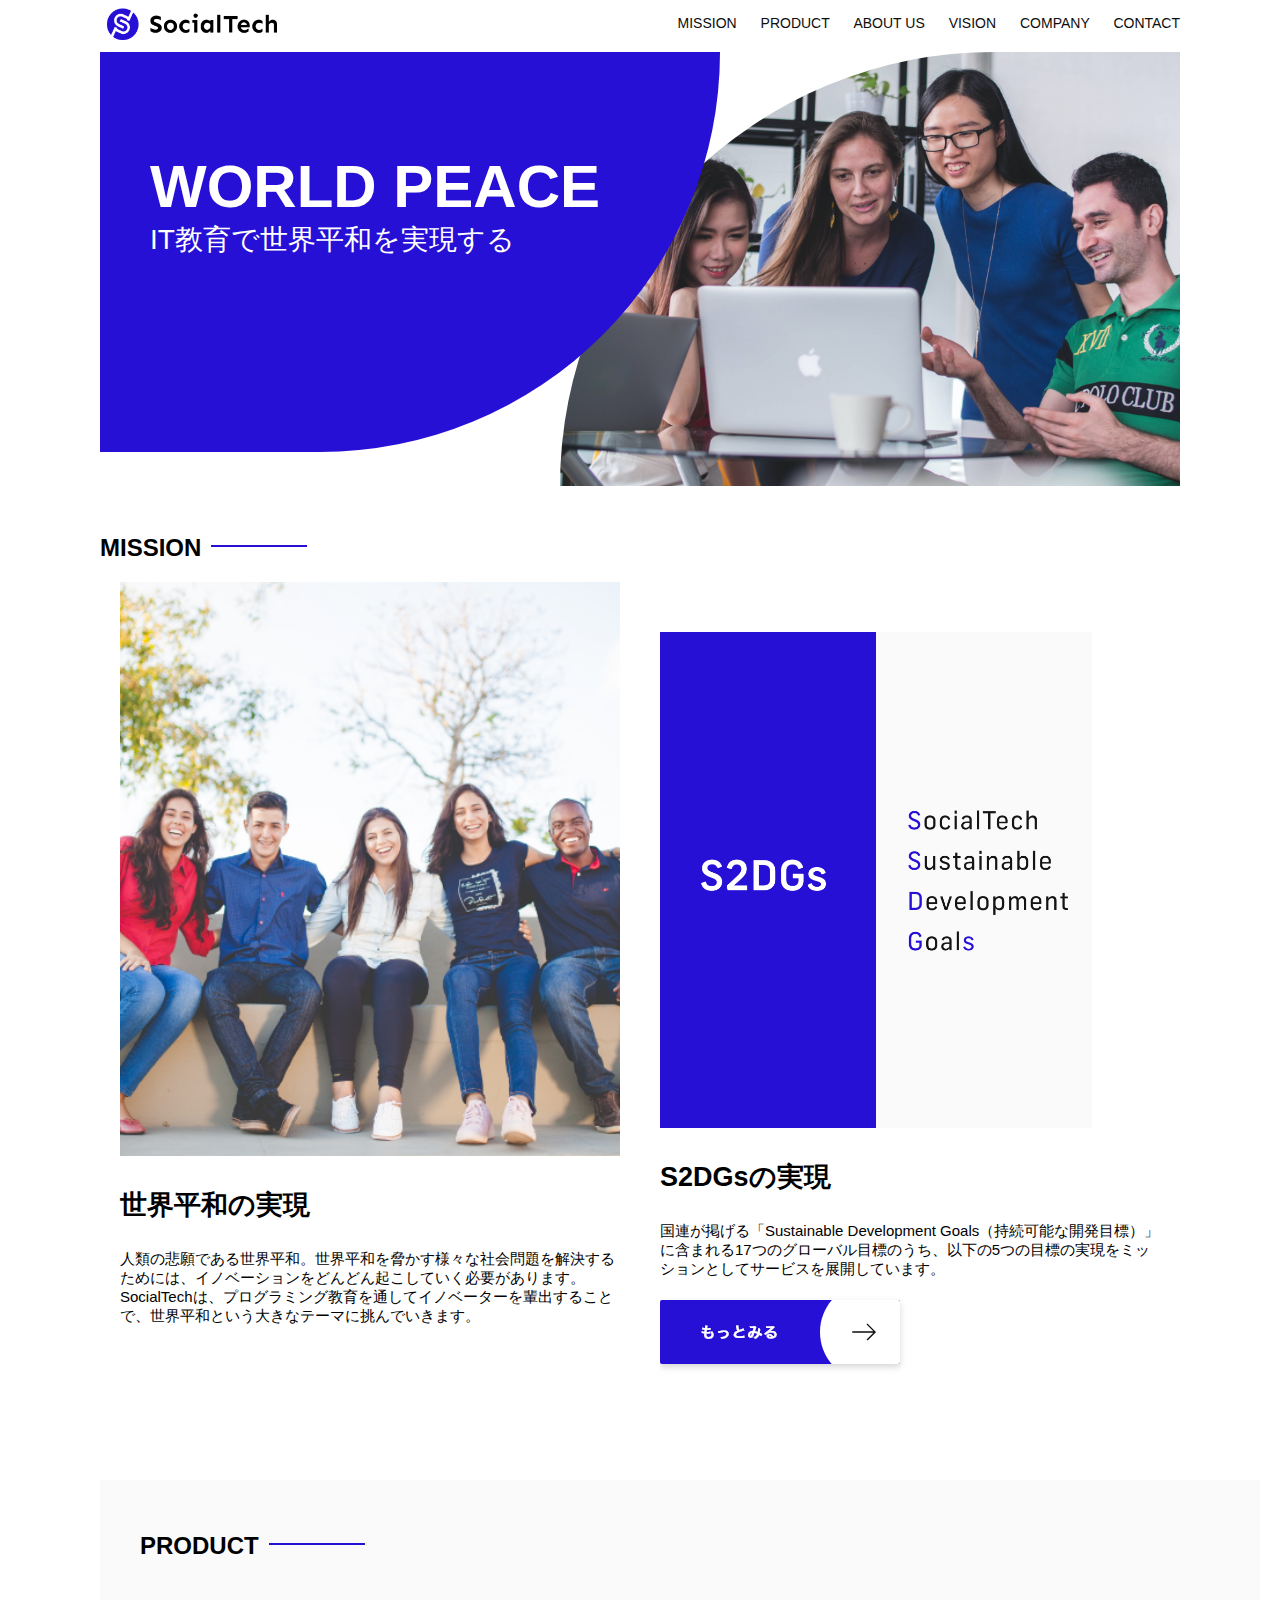
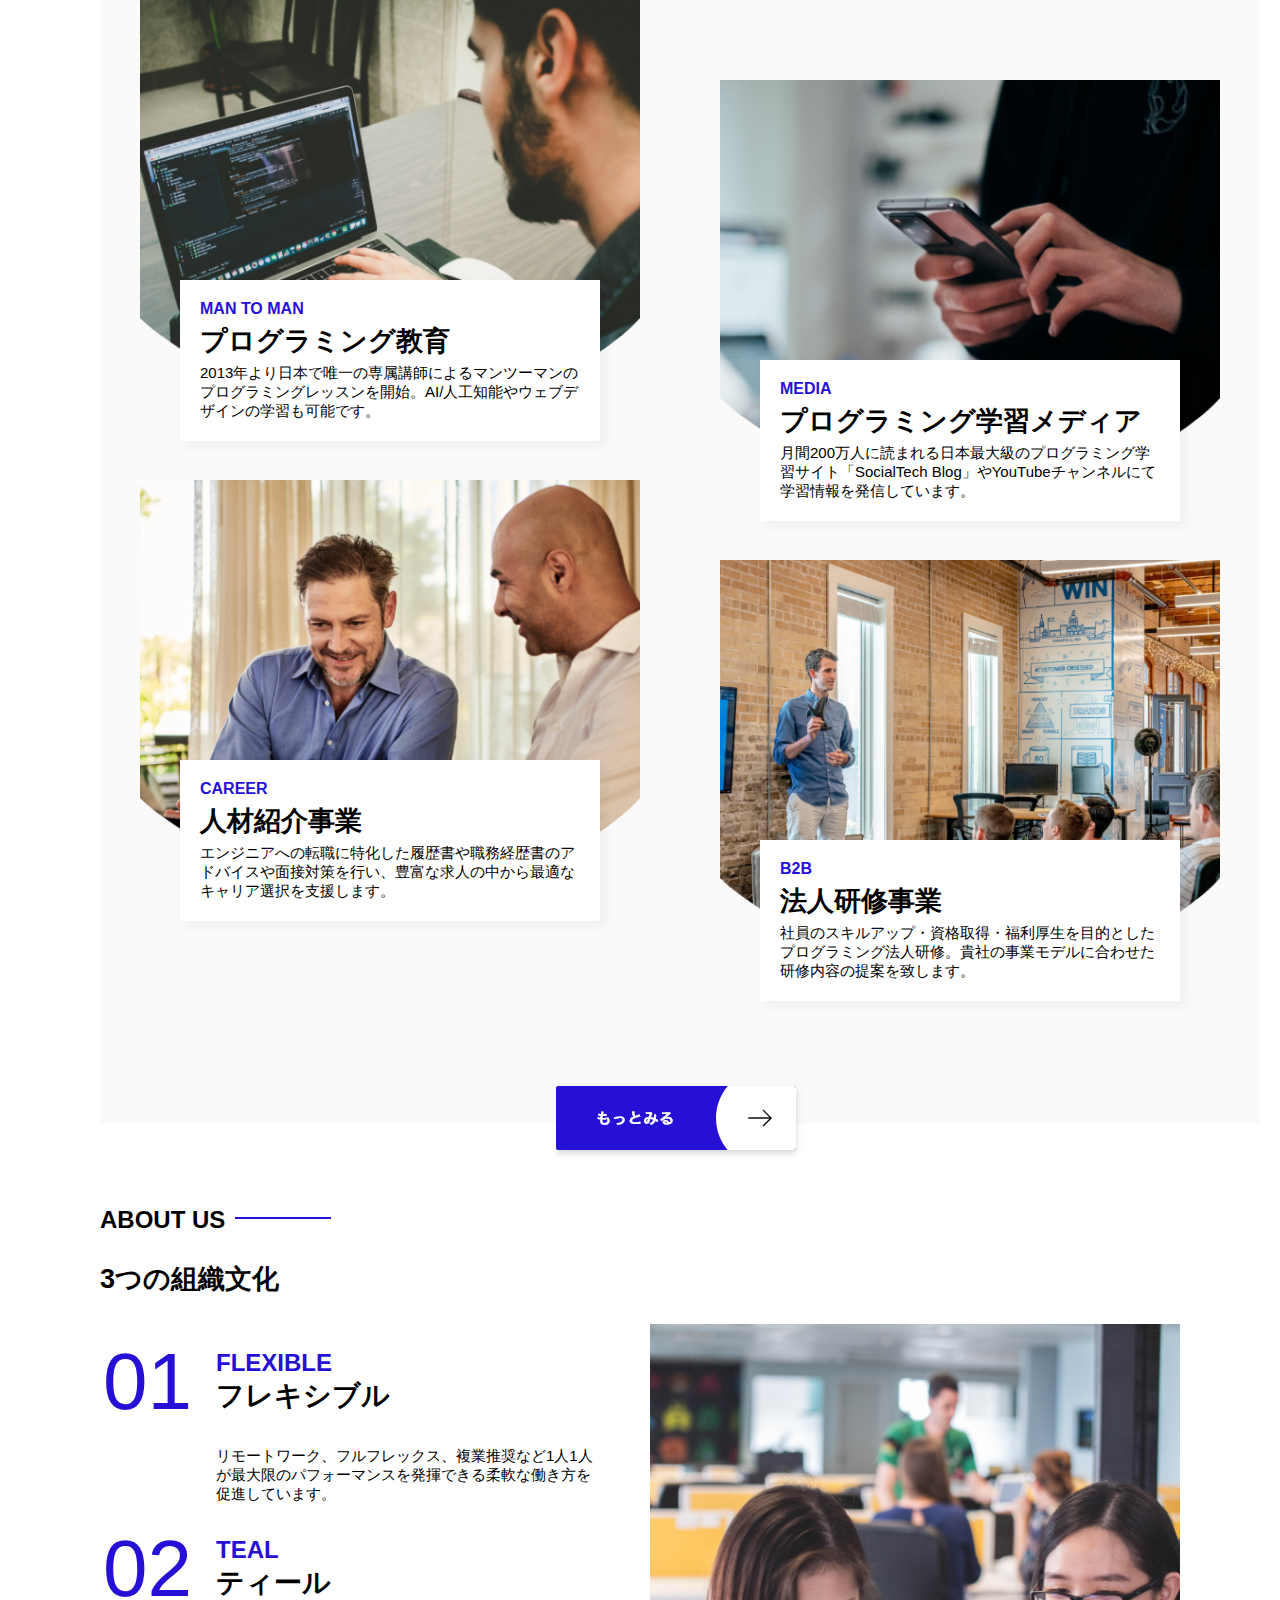
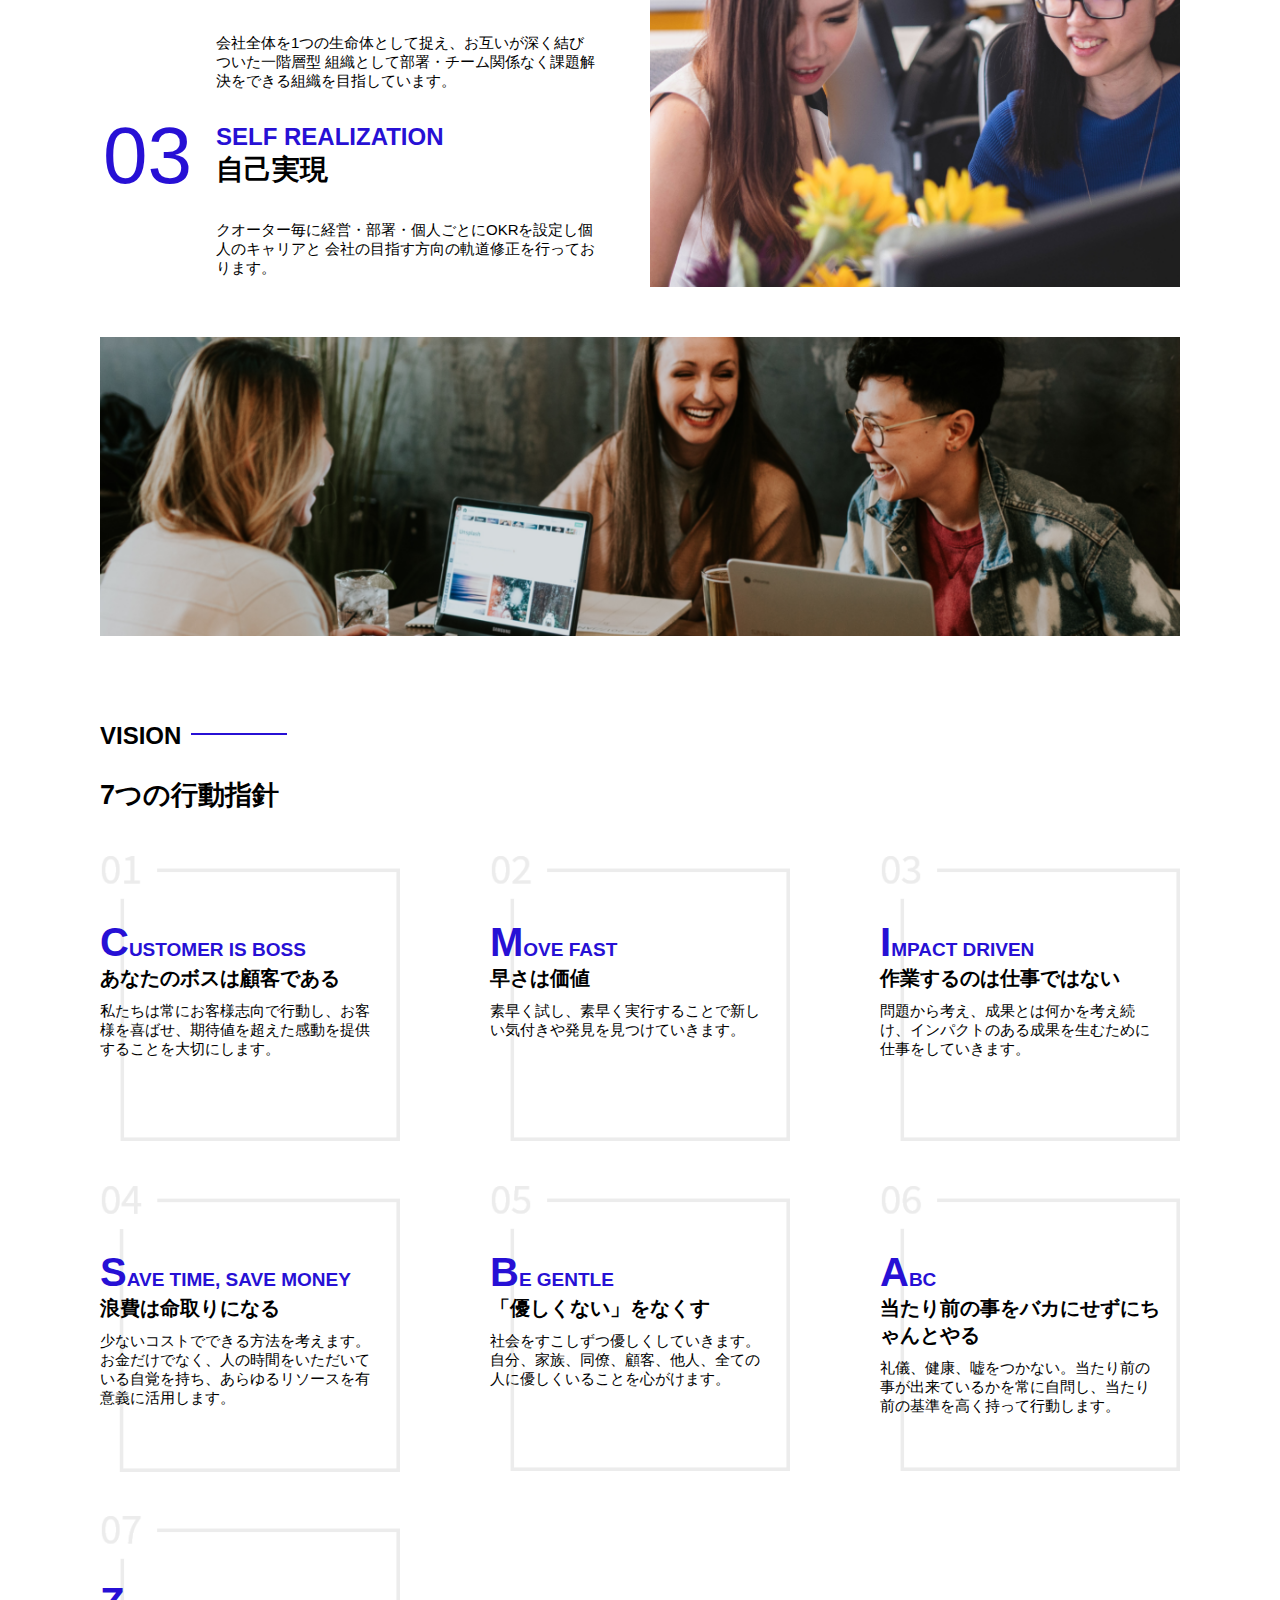
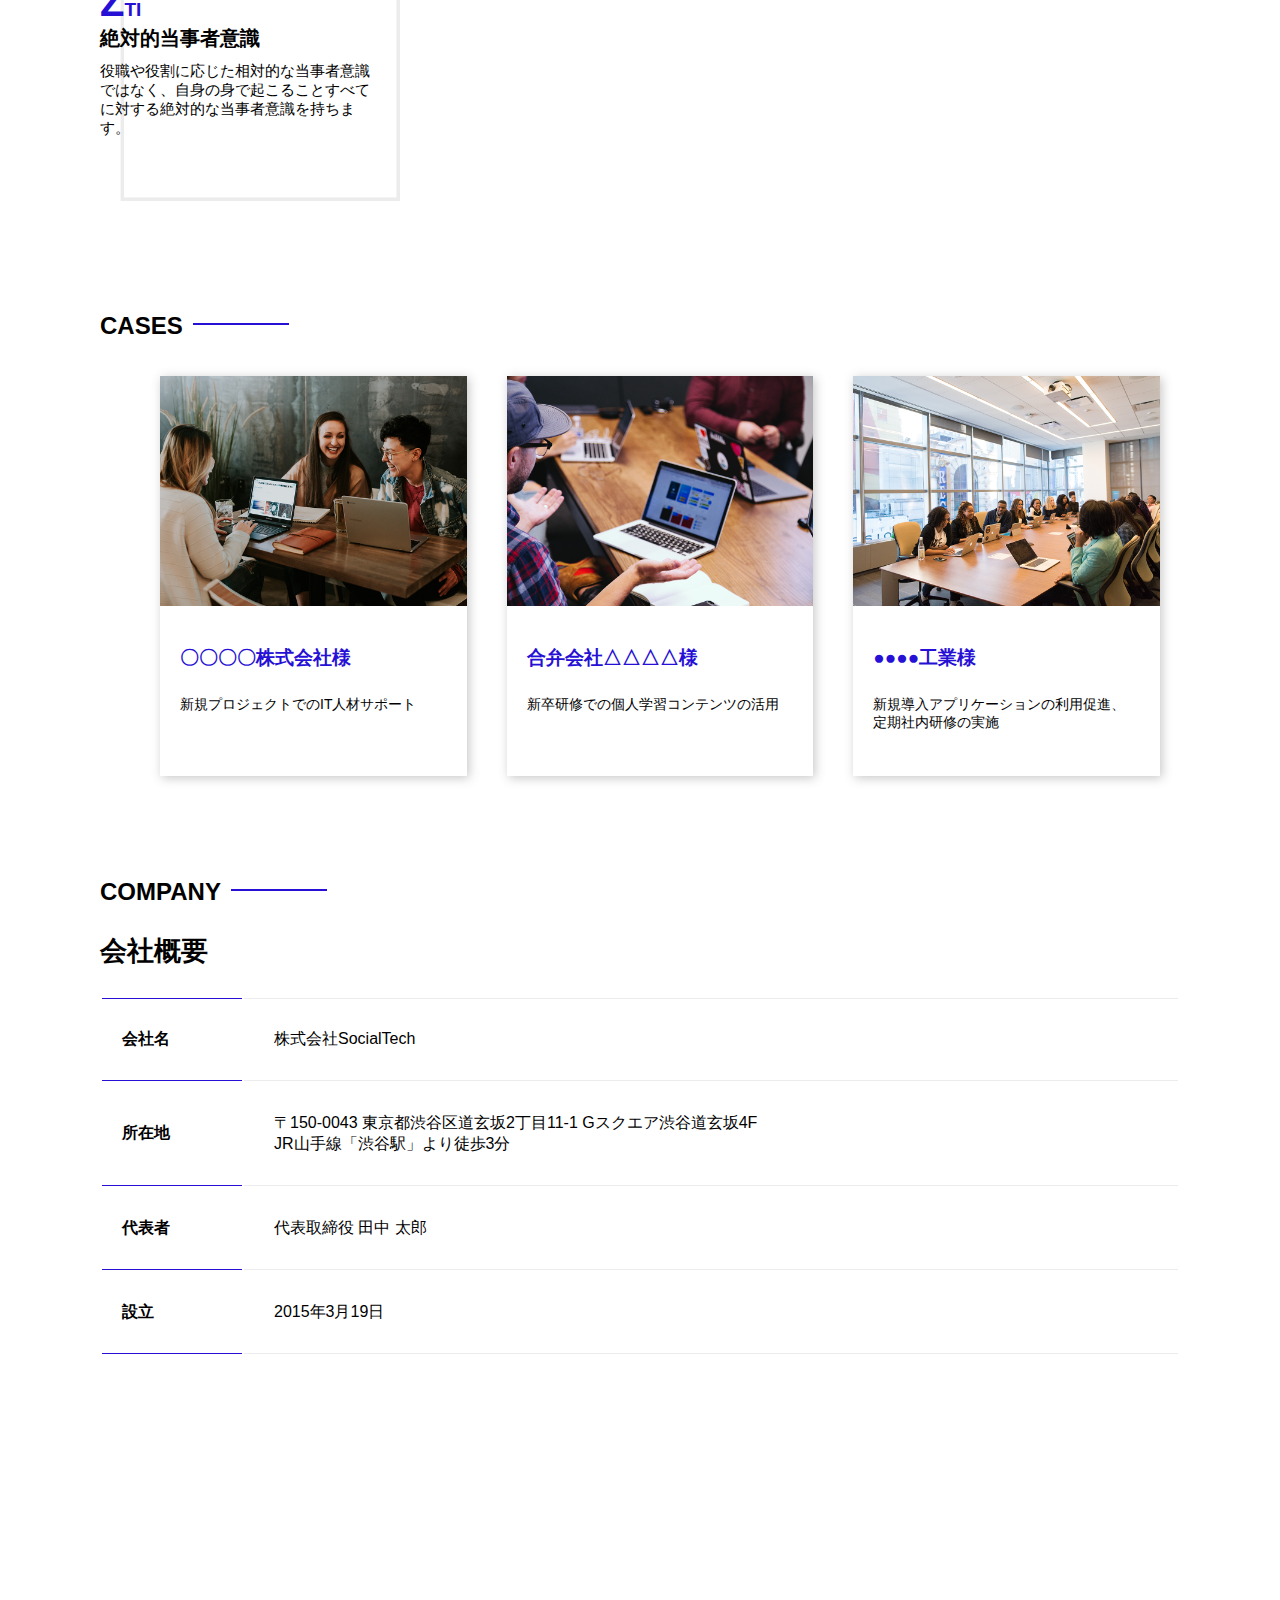
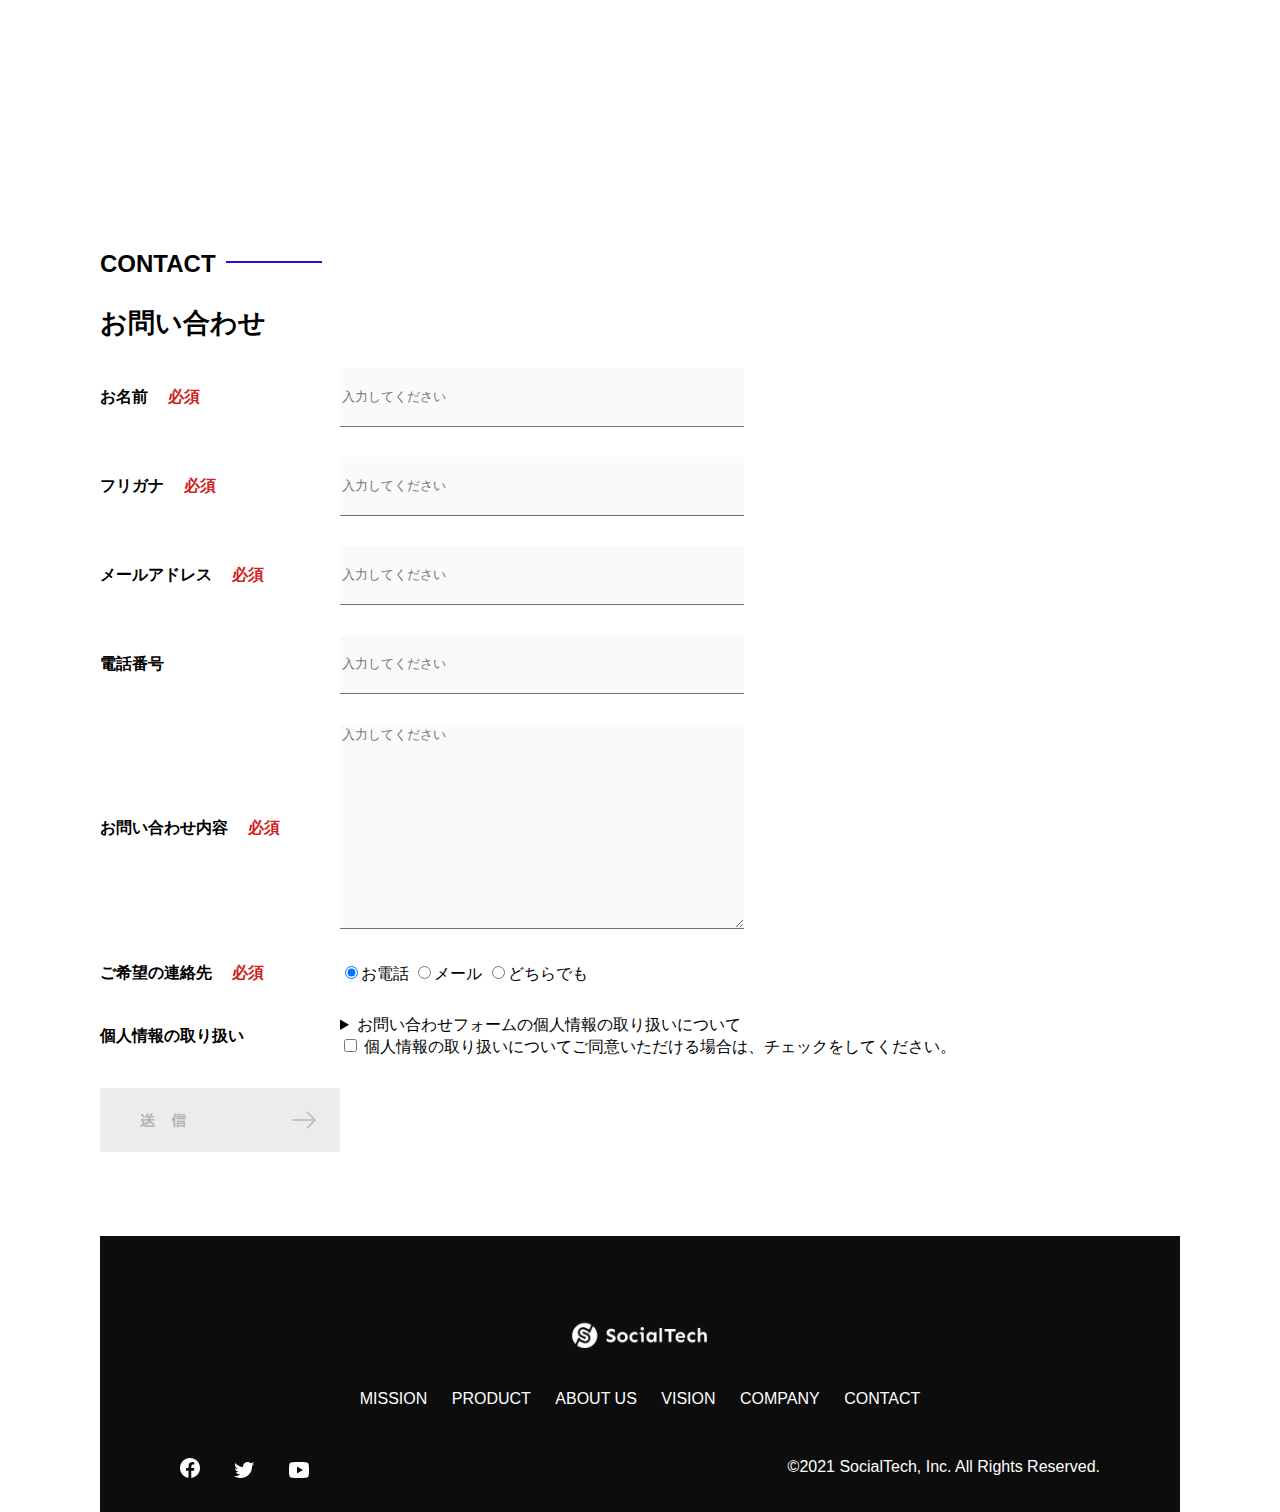
<file: kadai_012/index.html>
<!DOCTYPE html>
<html>

<head>
  <title>SocialTech</title>
  <meta charset="UTF-8" />
  <meta name="description" content="SocialTechはEdTech業界のリーディングカンパニーを目指します。" />
  <meta name="viewport" content="width=device-width, initial-scale=1.0" />
  <link rel="stylesheet" href="style.css" />
</head>

<body>
  <!-- ヘッダー -->
  <header>
    <!-- ロゴ -->
    <a href="index.html" id="logo"><img src="images/logo.png" alt="トップページに戻る" /></a>

    <!-- PC用ナビゲーション -->
    <nav id="nav-pc">
      <a href="mission.html">MISSION</a>
      <a href="product.html">PRODUCT</a>
      <a href="index.html#aboutus">ABOUT US</a>
      <a href="index.html#vision">VISION</a>
      <a href="index.html#company">COMPANY</a>
      <a href="index.html#contact">CONTACT</a>
    </nav>
  </header>
  <main>
    <article>
      <!-- メインビジュアル -->
      <section id="main-visual">
        <div id="main-message">
          <h1>WORLD PEACE</h1>
          <p>IT教育で世界平和を実現する</p>
        </div>
        <img src="images/index/index-main.png" alt="PCの周りに集まる多国籍の仲間たち" />
      </section>
      <!--ミッション-->
      <section id="mission">
        <h2 class="index-h2">MISSION</h2>
        <div id="mission-flex">
          <div>
            <img id="mission-photo" src="images/index/index-mission.png" alt="屋外のベンチで写真を撮影する多国籍の仲間たち" />
            <h3>世界平和の実現</h3>
            <p>
              人類の悲願である世界平和。世界平和を脅かす様々な社会問題を解決するためには、イノベーションをどんどん起こしていく必要があります。SocialTechは、プログラミング教育を通してイノベーターを輩出することで、世界平和という大きなテーマに挑んでいきます。
            </p>
          </div>
          <div>
            <img id="s2dgs" src="images/index/s2dgs.png" alt="S2DGs" />
            <h3>S2DGsの実現</h3>
            <p>
              国連が掲げる「Sustainable Development
              Goals（持続可能な開発目標）」に含まれる17つのグローバル目標のうち、以下の5つの目標の実現をミッションとしてサービスを展開しています。
            </p>
            <a href="mission.html">
              <img src="images/button-more.png" alt="もっとみる" />
            </a>
          </div>
        </div>
      </section>
      <!-- プロダクト -->
      <section id="product">
        <h2 class="index-h2">PRODUCT</h2>
        <div>
          <div id="product-left">
            <div>
              <img class="product-photo" src="images/index/index-mantoman.png" alt="PCでコードを書く男性" />
              <div class="product-explain">
                <span>MAN TO MAN</span>
                <h3>プログラミング教育</h3>
                <p>
                  2013年より日本で唯一の専属講師によるマンツーマンのプログラミングレッスンを開始。AI/人工知能やウェブデザインの学習も可能です。
                </p>
              </div>
            </div>
            <div>
              <img class="product-photo" src="images/index/index-career.png" alt="笑顔で話し合う2人の男性" />
              <div class="product-explain">
                <span>CAREER</span>
                <h3>人材紹介事業</h3>
                <p>
                  エンジニアへの転職に特化した履歴書や職務経歴書のアドバイスや面接対策を行い、豊富な求人の中から最適なキャリア選択を支援します。
                </p>
              </div>
            </div>
          </div>
          <div id="product-right">
            <div>
              <img class="product-photo" src="images/index/index-media.png" alt="スマートフォンを操作する人" />
              <div class="product-explain">
                <span>MEDIA</span>
                <h3>プログラミング学習メディア</h3>
                <p>
                  月間200万人に読まれる日本最大級のプログラミング学習サイト「SocialTech
                  Blog」やYouTubeチャンネルにて学習情報を発信しています。
                </p>
              </div>
            </div>
            <div>
              <img class="product-photo" src="images/index/index-b2b.png" alt="講演中の男性とそれを聴く人々" />
              <div class="product-explain">
                <span>B2B</span>
                <h3>法人研修事業</h3>
                <p>
                  社員のスキルアップ・資格取得・福利厚生を目的としたプログラミング法人研修。貴社の事業モデルに合わせた研修内容の提案を致します。
                </p>
              </div>
            </div>
          </div>
        </div>
        <div>
          <a id="product-more" href="product.html">
            <img src="images/button-more.png" alt="もっとみる" />
          </a>
        </div>
      </section>
      <!---ABOUT US-->
      <section id="aboutus">
        <h2 class="index-h2">ABOUT US</h2>
        <h3>3つの組織文化</h3>
        <div>
          <table class="culture-table">
            <tr>
              <td>
                <span class="culture-num">01</span>
              </td>
              <td>
                <span class="culture-en">FLEXIBLE</span>
                <span class="culture-jp">フレキシブル</span>
              </td>
            </tr>
            <tr>
              <td>
                <!--空のセル-->
              </td>
              <td>
                <p class="culture-description">
                  リモートワーク、フルフレックス、複業推奨など1人1人が最大限のパフォーマンスを発揮できる柔軟な働き方を促進しています。
                </p>
              </td>
            </tr>
            <tr>
              <td>
                <span class="culture-num">02</span>
              </td>
              <td>
                <span class="culture-en">TEAL</span>
                <span class="culture-jp">ティール</span>
              </td>
            </tr>
            <tr>
              <td>
                <!--空のセル-->
              </td>
              <td>
                <p class="culture-description">
                  会社全体を1つの生命体として捉え、お互いが深く結びついた一階層型
                  組織として部署・チーム関係なく課題解決をできる組織を目指しています。
                </p>
              </td>
            </tr>
            <tr>
              <td>
                <span class="culture-num">03</span>
              </td>
              <td>
                <span class="culture-en">SELF REALIZATION</span>
                <span class="culture-jp">自己実現</span>
              </td>
            </tr>
            <tr>
              <td>
                <!--空のセル-->
              </td>
              <td>
                <p class="culture-description">
                  クオーター毎に経営・部署・個人ごとにOKRを設定し個人のキャリアと
                  会社の目指す方向の軌道修正を行っております。
                </p>
              </td>
            </tr>
          </table>
          <img class="culture-img" src="images/index/index-aboutus1.png" alt="笑顔で話し合う2人の女性" />
        </div>
        <img class="culture-img2" src="images/index/index-aboutus2.png" alt="笑顔で話し合う3人の男女" />
      </section>
      <!-- VISION -->
      <section id="vision">
        <h2 class="index-h2">VISION</h2>
        <h3>7つの行動指針</h3>
        <div>
          <div class="vision-box">
            <img src="images/index/vision-01.png" alt="01" />
            <span>
              <h4>CUSTOMER IS BOSS</h4>
              <h5>あなたのボスは顧客である</h5>
              <p>
                私たちは常にお客様志向で行動し、お客様を喜ばせ、期待値を超えた感動を提供することを大切にします。
              </p>
            </span>
          </div>
          <div class="vision-box">
            <img src="images/index/vision-02.png" alt="02" />
            <span>
              <h4>MOVE FAST</h4>
              <h5>早さは価値</h5>
              <p>
                素早く試し、素早く実行することで新しい気付きや発見を見つけていきます。
              </p>
            </span>
          </div>
          <div class="vision-box">
            <img src="images/index/vision-03.png" alt="03" />
            <span>
              <h4>IMPACT DRIVEN</h4>
              <h5>作業するのは仕事ではない</h5>
              <p>
                問題から考え、成果とは何かを考え続け、インパクトのある成果を生むために仕事をしていきます。
              </p>
            </span>
          </div>
          <div class="vision-box">
            <img src="images/index/vision-04.png" alt="04" />
            <span>
              <h4>SAVE TIME, SAVE MONEY</h4>
              <h5>浪費は命取りになる</h5>
              <p>
                少ないコストでできる方法を考えます。お金だけでなく、人の時間をいただいている自覚を持ち、あらゆるリソースを有意義に活用します。
              </p>
            </span>
          </div>
          <div class="vision-box">
            <img src="images/index/vision-05.png" alt="05" />
            <span>
              <h4>BE GENTLE</h4>
              <h5>「優しくない」をなくす</h5>
              <p>
                社会をすこしずつ優しくしていきます。自分、家族、同僚、顧客、他人、全ての人に優しくいることを心がけます。
              </p>
            </span>
          </div>
          <div class="vision-box">
            <img src="images/index/vision-06.png" alt="06" />
            <span>
              <h4>ABC</h4>
              <h5>当たり前の事をバカにせずにちゃんとやる</h5>
              <p>
                礼儀、健康、嘘をつかない。当たり前の事が出来ているかを常に自問し、当たり前の基準を高く持って行動します。
              </p>
            </span>
          </div>
          <div class="vision-box">
            <img src="images/index/vision-07.png" alt="07" />
            <span>
              <h4>ZTI</h4>
              <h5>絶対的当事者意識</h5>
              <p>
                役職や役割に応じた相対的な当事者意識ではなく、自身の身で起こることすべてに対する絶対的な当事者意識を持ちます。
              </p>
            </span>
          </div>
        </div>
      </section>
      <!-- CASES -->
      <section id="cases">
        <h2 class="index-h2">CASES</h2>
        <ul>
          <li class="case-card">
            <img class="case-img" src="images/index/case-1.png" alt="仲良く語り合う3人">
            <div class="case-info">
              <h4 class="case-name">〇〇〇〇株式会社様</h4>
              <p class="case-content">新規プロジェクトでのIT人材サポート</p>
            </div>
          </li>
          <li class="case-card">
            <img class="case-img" src="images/index/case-2.png" alt="PCでコンテンツを見る">
            <div class="case-info">
              <h4 class="case-name">合弁会社△△△△様</h4>
              <p class="case-content">新卒研修での個人学習コンテンツの活用</p>
            </div>
          </li>
          <li class="case-card">
            <img class="case-img" src="images/index/case-3.png" alt="社内研修中の会議室">
            <div class="case-info">
              <h4 class="case-name">●●●●工業様</h4>
              <p class="case-content">新規導入アプリケーションの利用促進、<br>
                定期社内研修の実施
              </p>
            </div>
          </li>

        </ul>
      </section>
      <!-- COMPANY -->
      <section id="company">
        <h2 class="index-h2">COMPANY</h2>
        <h3>会社概要</h3>
        <table id="company-table">
          <tr>
            <th class="tableheader-first">会社名</th>
            <td class="cell-first">株式会社SocialTech</td>
          </tr>
          <tr>
            <th class="tableheader">所在地</th>
            <td class="cell">
              〒150-0043 東京都渋谷区道玄坂2丁目11-1 Gスクエア渋谷道玄坂4F<br />JR山手線「渋谷駅」より徒歩3分
            </td>
          </tr>
          <tr>
            <th class="tableheader">代表者</th>
            <td class="cell">代表取締役 田中 太郎</td>
          </tr>
          <tr>
            <th class="tableheader">設立</th>
            <td class="cell">2015年3月19日</td>
          </tr>
        </table>
        <iframe
          src="https://www.google.com/maps/embed?pb=!1m18!1m12!1m3!1d3241.7759544892483!2d139.69399665123464!3d35.65789123876098!2m3!1f0!2f0!3f0!3m2!1i1024!2i768!4f13.1!3m3!1m2!1s0x60188caa0042e8d1%3A0xba130bea826a7aa2!2z44CSMTUwLTAwNDMg5p2x5Lqs6YO95riL6LC35Yy66YGT546E5Z2C77yS5LiB55uu77yR77yR4oiS77yR!5e0!3m2!1sja!2sjp!4v1636872991912!5m2!1sja!2sjp"
          style="border: 0" allowfullscreen="" loading="lazy">
        </iframe>
      </section>
      <!-- お問い合わせフォーム -->
      <section id="contact">
        <h2 class="index-h2">CONTACT</h2>
        <h3>お問い合わせ</h3>
        <form>
          <div>
            <div class="contact-heading">
              <label class="contact-label">お名前<span class="contact-span">必須</span></label>
            </div>
            <div class="contact-form">
              <input type="text" name="name" placeholder="入力してください" class="contact-textbox" />
            </div>
          </div>
          <div>
            <div class="contact-heading">
              <label class="contact-label">フリガナ<span class="contact-span">必須</span></label>
            </div>
            <div>
              <input type="text" name="hurigana" placeholder="入力してください" class="contact-textbox" />
            </div>
          </div>
          <div>
            <div class="contact-heading">
              <label class="contact-label">メールアドレス<span class="contact-span">必須</span></label>
            </div>
            <div>
              <input type="text" name="email" placeholder="入力してください" class="contact-textbox" />
            </div>
          </div>
          <div>
            <div class="contact-heading">
              <label class="contact-label">電話番号</label>
            </div>
            <div>
              <input type="text" name="tel" placeholder="入力してください" class="contact-textbox" />
            </div>
          </div>
          <div>
            <div class="contact-heading">
              <label class="contact-label">お問い合わせ内容<span class="contact-span">必須</span></label>
            </div>
            <div>
              <textarea class="contact-textarea" placeholder="入力してください" name="message"></textarea>
            </div>
          </div>
          <div>
            <div class="contact-heading">
              <label class="contact-label">ご希望の連絡先<span class="contact-span">必須</span></label>
            </div>
            <div>
              <input class="radiobutton" type="radio" value="tel" name="contact" checked /><label>お電話</label>
              <input class="radiobutton" type="radio" value="mail" name="contact" /><label>メール</label>
              <input class="radiobutton" type="radio" value="both" name="contact" /><label>どちらでも</label>
            </div>
          </div>
          <div>
            <div class="contact-heading">
              <label class="contact-label">個人情報の取り扱い</label>
            </div>
            <div>
              <details>
                <summary>
                  お問い合わせフォームの個人情報の取り扱いについて
                </summary>
                <div>
                  <span>１．組織の名称又は氏名</span><br />
                  株式会社SocialTech<br /><br />
                  <span>２．個人情報保護管理者（若しくはその代理人）の氏名又は職名、所属及び連絡先
                    鈴木 一郎 コーポレート部</span><br />
                  メールアドレス：support@socialtech.net<br />
                  TEL：03-xxxx-xxxx<br />
                  <span>３．個人情報の利用目的</span><br />
                  ・本サービス及び本サービスに関連する情報の提供又はそれらに関する連絡のため<br />
                  ・ユーザーの本人確認のため<br />
                  ・当社サービスのご案内のため<br />
                  ・当社の商品等の広告または宣伝（電子メールによるものを含むものとします。）<br /><br />
                  <span>４．個人情報の取り扱い業務の委託</span><br />
                  個人情報の取扱業務の全部または一部を外部に業務委託する場合があります。<br />
                  その際、弊社は、個人情報を適切に保護できる管理体制を敷き実行していることを条件として<br />
                  委託先を厳選したうえで、機密保持契約を委託先と締結し、お客様の個人情報を厳密に管理させます。<br /><br />
                  <span>５．個人情報の開示等の請求</span><br />
                  お客様は、弊社に対してご自身の個人情報の開示等（利用目的の通知、開示、内容の訂正・追加・削除、利用の停止または消去、第三者への提供の停止）に関して、当社問合わせ窓口に申し出ることができます。<br />
                  その際、弊社はお客様ご本人を確認させていただいたうえで、合理的な期間内に対応いたします。<br /><br />
                  なお、個人情報に関する弊社問合わせ先は、次の通りです。<br /><br />
                  株式会社SocialTech　個人情報問合せ窓口<br />
                  〒150-0043　東京都渋谷区道玄坂2丁目11-1 Ｇスクエア渋谷道玄坂
                  4F<br />
                  メールアドレス：support@socialtech.net　TEL：03-xxxx-xxxx<br /><br />
                  <span>６．個人情報を提供されることの任意性について</span><br /><br />
                  お客様がご自身の個人情報を弊社に提供されるか否かは、お客様のご判断によりますが、もしご提供されない場合には、適切なサービスが提供できない場合がありますので予めご了承ください。
                </div>
              </details>
              <input type="checkbox" name="agree" />
              <span>個人情報の取り扱いについてご同意いただける場合は、チェックをしてください。</span>
            </div>
          </div>
          <input type="image" value="Submit" src="images/button-submit.png" alt="送信する" />
        </form>
      </section>
    </article>
    <footer>
      <div id="footer-logo">
        <img src="images/logo-sp.png" alt="SocialTech" />
      </div>
      <div id="footer-link">
        <a href="mission.html">MISSION</a>
        <a href="product.html">PRODUCT</a>
        <a href="index.html#aboutus">ABOUT US</a>
        <a href="index.html#vision">VISION</a>
        <a href="index.html#company">COMPANY</a>
        <a href="index.html#contact">CONTACT</a>
      </div>
      <div id="sns-footer">
        <a href="https://www.facebook.com/sejuku2013"><img src="images/button-facebook.png" alt="Facebookのリンク" /></a>
        <a href="https://twitter.com/samuraijuku"><img src="images/button-twitter.png" alt="Twitterのリンク" /></a>
        <a href="https://www.youtube.com/channel/UCCFOQO5aDK0xXam4cUQXT8g"><img src="images/button-youtube.png"
            alt="YouTubeのリンク" /></a>
        <span id="copyright">&copy;2021 SocialTech, Inc. All Rights Reserved.
        </span>
      </div>
    </footer>
  </main>
</body>

</html>
</file>
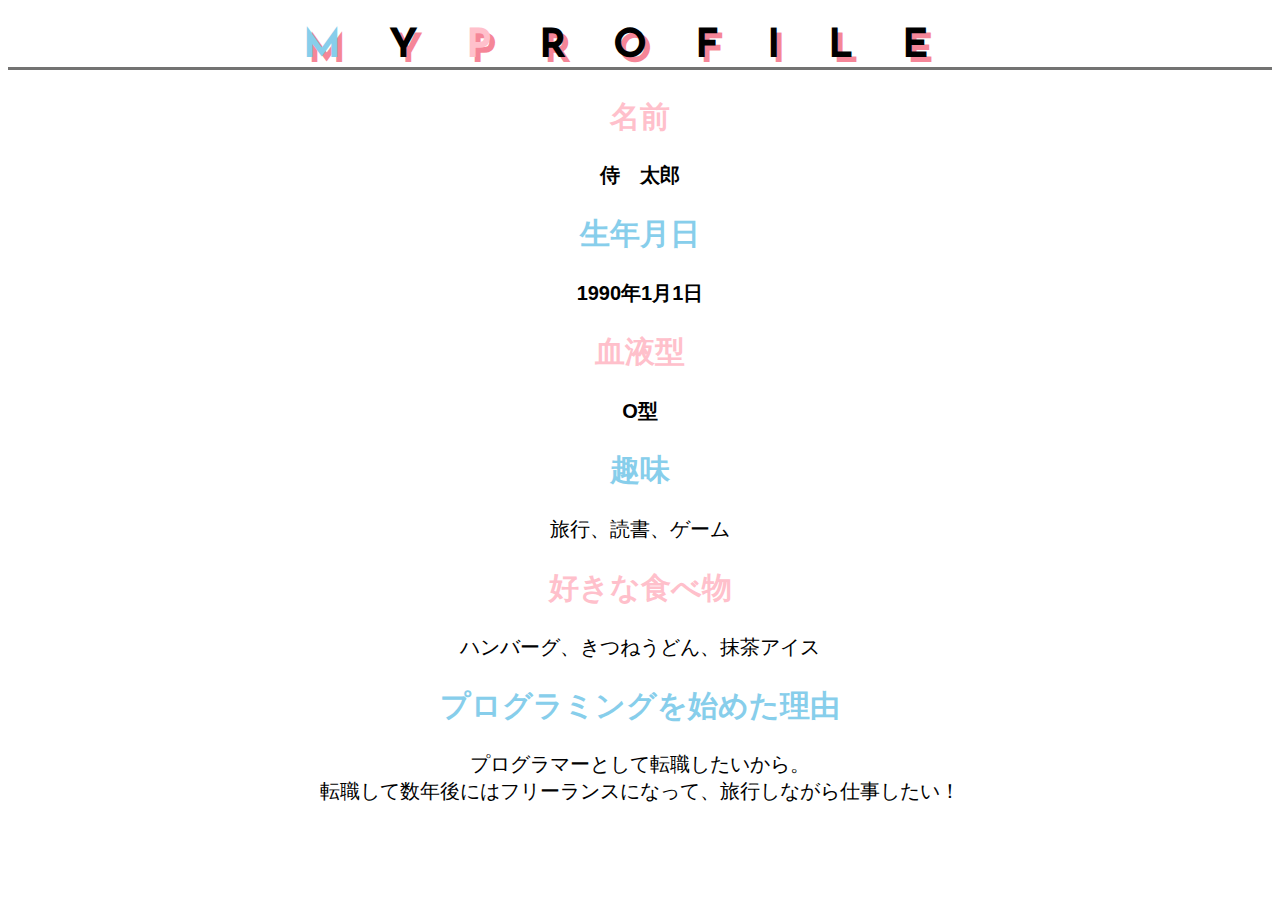
<file: kadai_014/kadai_014.html>
<!DOCTYPE html>
<html lang="ja">

<head>
  <meta charset="UTF-8">
  <meta name="viewport" content="width=device-width, initial-scale=1.0">
  <meta name="description" content="このページは14章の課題です。">
  <link rel="stylesheet" href="style.css">
  <link rel="preconnect" href="https://fonts.googleapis.com">
  <link rel="preconnect" href="https://fonts.gstatic.com" crossorigin>
  <link href="https://fonts.googleapis.com/css2?family=Josefin+Sans&display=swap" rel="stylesheet">
  <title>14章課題</title>
</head>

<body>
  <h1 class="title">
    <span class="cr-blue">M</span>Y<span class="cr-pink">P</span>ROFILE
  </h1>
  <div class="basic">
    <h2 class="cr-pink ">名前</h2>
    <p>侍　太郎</p>
    <h2 class="cr-blue">生年月日</h2>
    <p>1990年1月1日</p>
    <h2 class="cr-pink">血液型</h2>
    <p>O型</p>
  </div>
  <h2 class="cr-blue">趣味</h2>
  <p>旅行、読書、ゲーム</p>
  <h2 class="cr-pink">好きな食べ物</h2>
  <p>ハンバーグ、きつねうどん、抹茶アイス</p>
  <h2 class="cr-blue">プログラミングを始めた理由</h2>
  <p>
    プログラマーとして転職したいから。<br>
    転職して数年後にはフリーランスになって、旅行しながら仕事したい！</p>

</body>

</html>
</file>
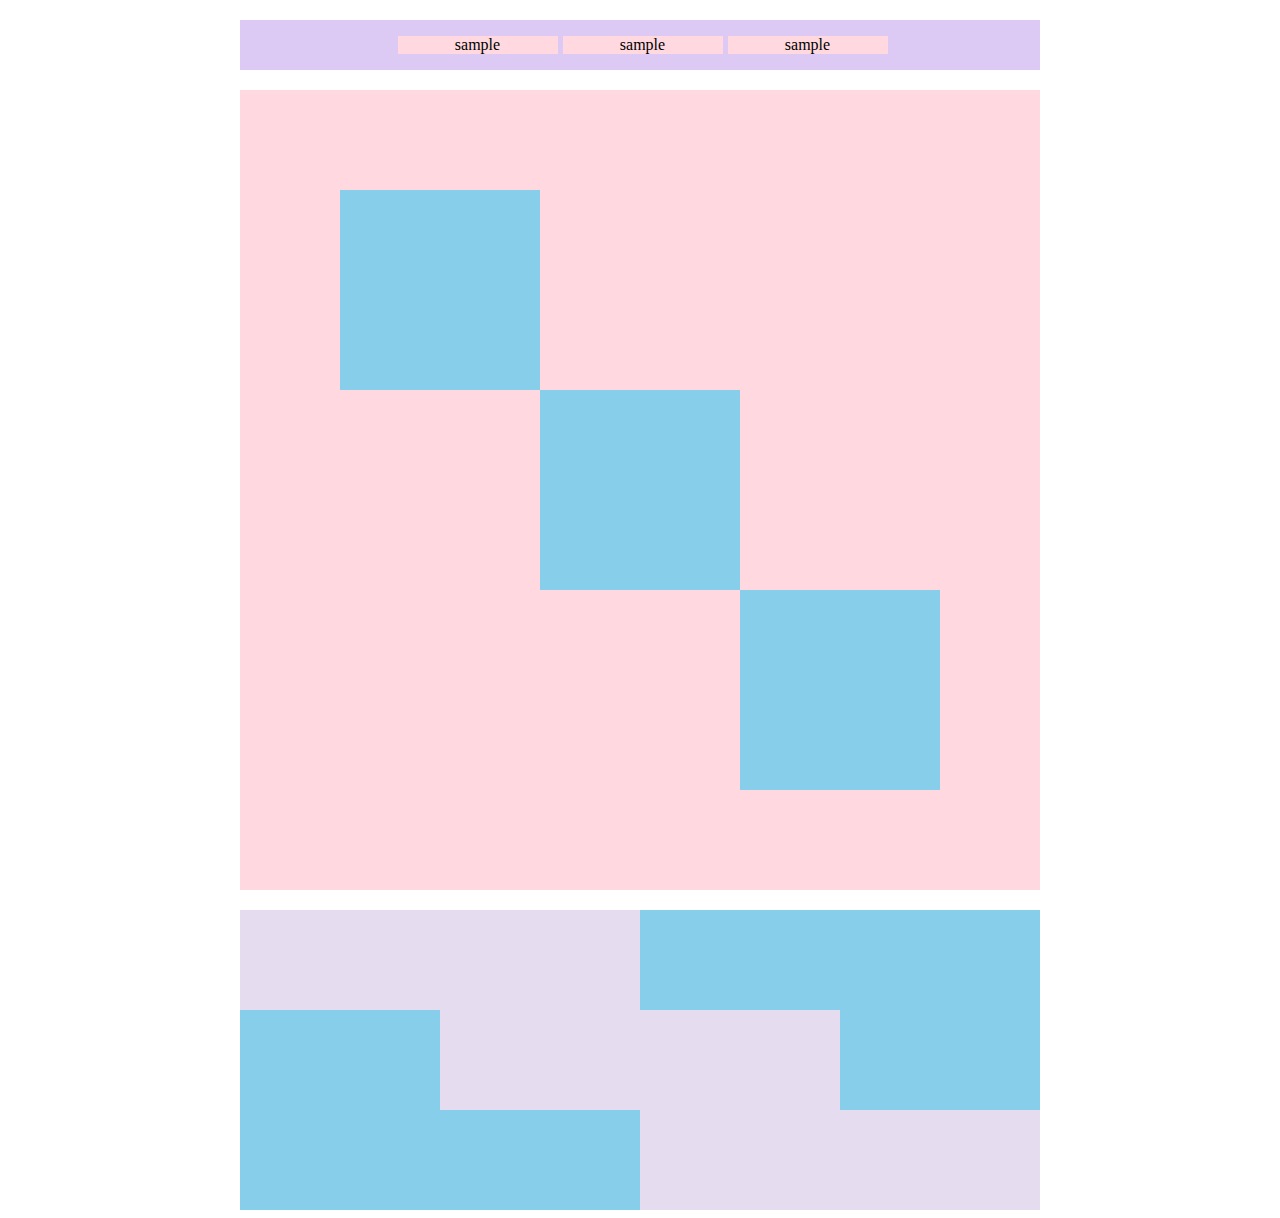
<file: kadai_018/kadai_018.html>
<!DOCTYPE html>
<html lang="ja">

<head>
  <meta charset="UTF-8">
  <meta name="viewport" content="width=device-width, initial-scale=1.0">
  <meta name="description" content="このページは18章の課題です">
  <link rel="stylesheet" href="style.css">
  <title>18章課題</title>
</head>

<body>
  <div id="top">
    <p class="top-child">sample</p>
    <p class="top-child">sample</p>
    <p class="top-child">sample</p>
  </div>
  <div id="middle">
    <div id="middle-child01"></div>
    <div id="middle-child02"></div>
    <div id="middle-child03"></div>
  </div>
  <div id="bottom">
    <div id="bottom-child01"></div>
    <div id="bottom-child02"></div>
    <div id="bottom-child03"></div>
  </div>
</body>

</html>
</file>
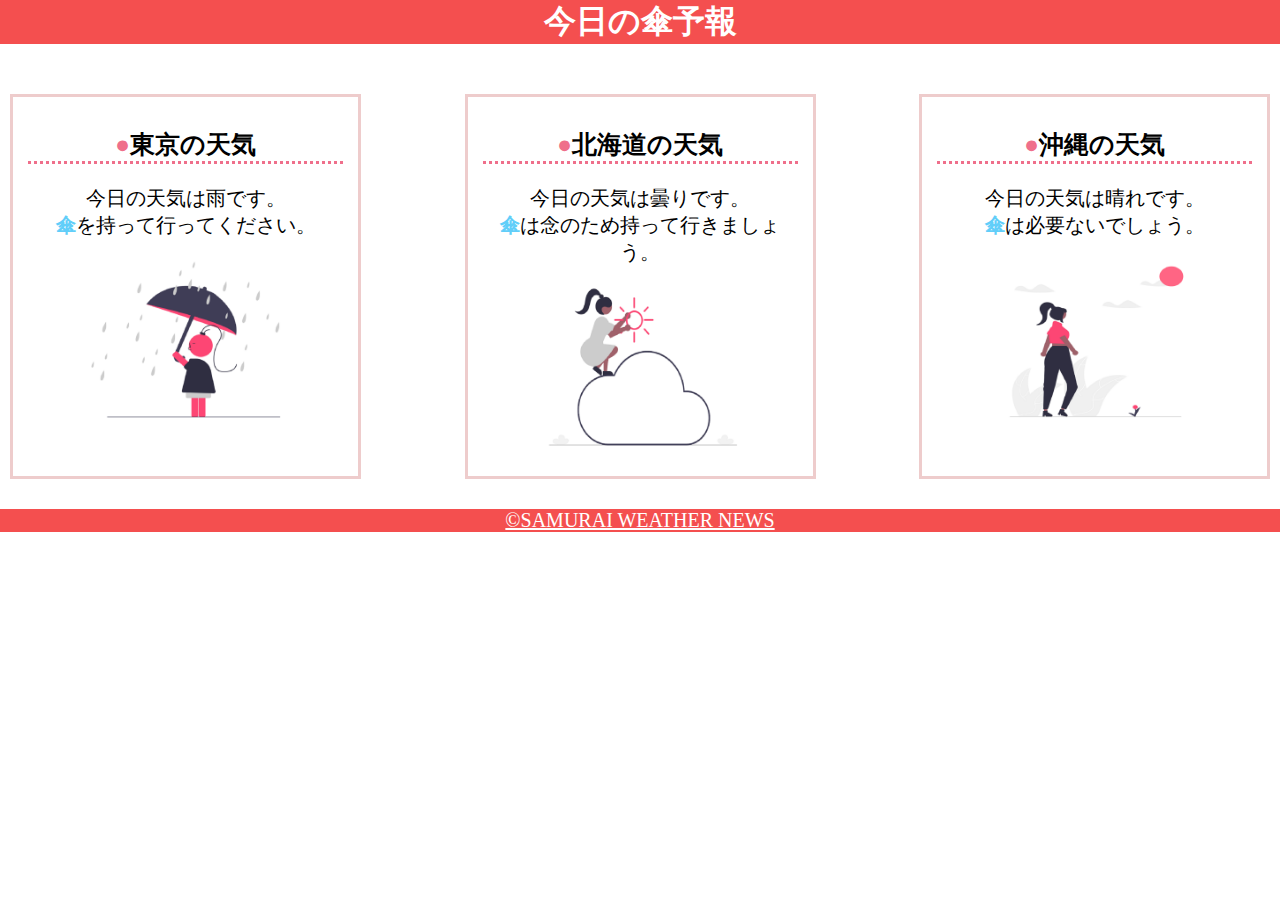
<file: kadai_022/kadai_022.html>
<!DOCTYPE html>
<html lang="ja">

<head>
  <meta charset="UTF-8">
  <meta name="viewport" content="width=device-width, initial-scale=1.0">
  <meta name="description" content="このページは22章の課題です。">
  <link rel="stylesheet" href="style.css">
  <title>22章課題</title>
</head>

<body>
  <header>
    <h1>今日の傘予報</h1>
  </header>
  <main>
    <div id="parent">
      <div class="contents">
        <h2>東京の天気</h2>
        <p>今日の天気は雨です。</p>
        <p>傘を持って行ってください。</p>
        <img src="img/rainy.png" alt="雨の中傘をさすイラスト">
      </div>
      <div class="contents">
        <h2>北海道の天気</h2>
        <p>今日の天気は曇りです。</p>
        <p>傘は念のため持って行きましょう。</p>
        <img src="img/cloudy.png" alt="曇りのイラスト">

      </div>
      <div class="contents">
        <h2>沖縄の天気</h2>
        <p>今日の天気は晴れです。</p>
        <p>傘は必要ないでしょう。</p>
        <img src="img/sunny.png" alt="晴れのイラスト">

      </div>
    </div>
  </main>
  <footer>
    <a href="https://www.sejuku.net/corp/">&copy;SAMURAI WEATHER NEWS</a>
  </footer>
</body>

</html>
</file>
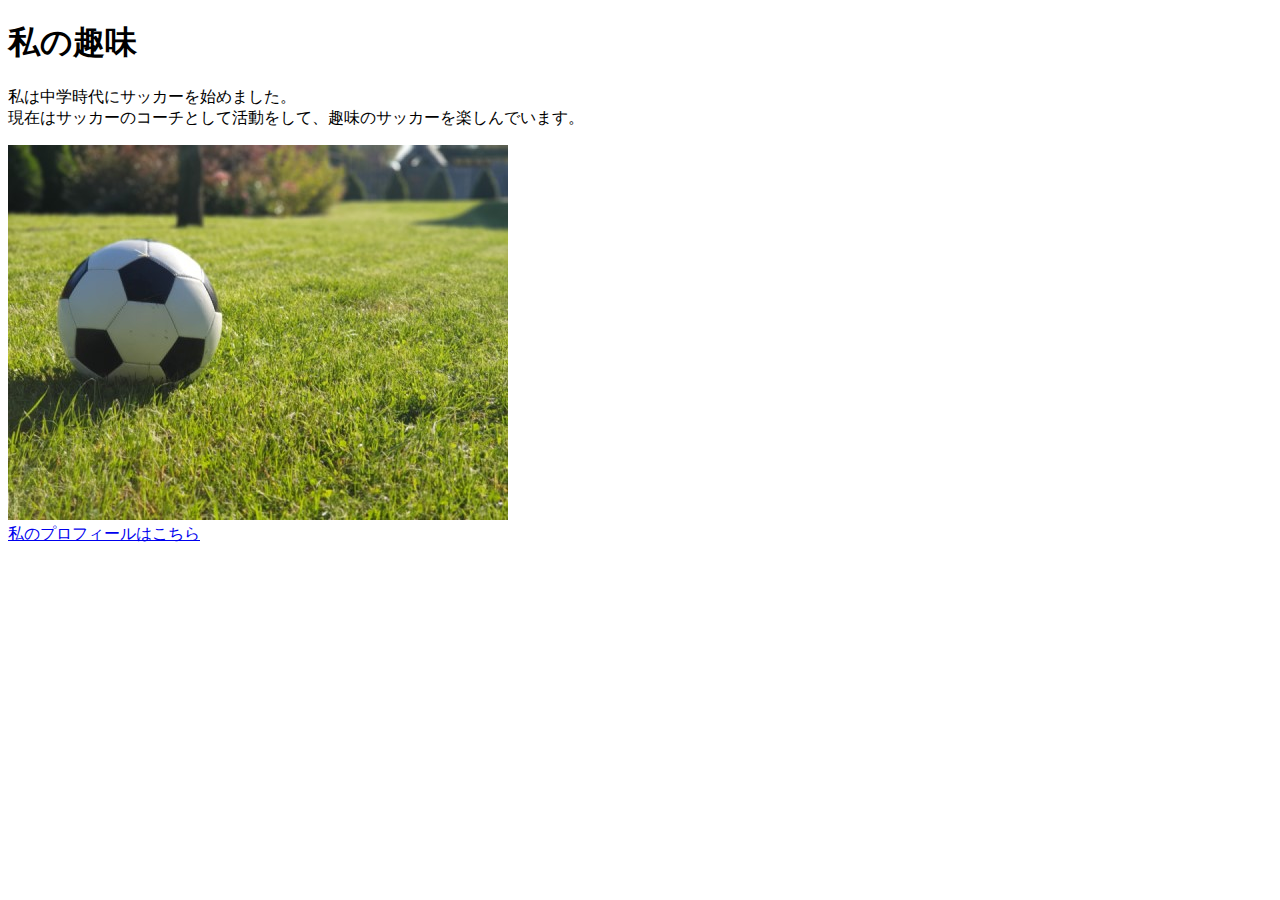
<file: kadai_005/html/kadai_005.html>
<!DOCTYPE html>
<html lang="ja">

<head>
  <meta charset="UTF-8">
  <meta name="viewport" content="width=device-width, initial-scale=1.0">
  <meta name="description" content="このページは5章の課題です。">
   <title>5章課題</title>
</head>

<body>
  <h1>私の趣味</h1>
  <p>私は中学時代にサッカーを始めました。<br>
    現在はサッカーのコーチとして活動をして、趣味のサッカーを楽しんでいます。<br>
  </p>
  <img src="../images/sample.jpg" alt="サッカーボウルの写真"><br>
  <a href="https://twitter.com/samuraijuku">私のプロフィールはこちら</a>
</body>

</html>
</file>
<file: kadai_012/style.css>
/* PC、スマホ共通スタイル */
body {
  font-family: "Source Sans Pro", "Hiragino Kaku Gothic ProN", Meiryo, Arial,
    sans-serif;
}

p {
  font-size: 15px;
}

/*================
PC用のスタイル 
=================*/
/* 横幅設定 */
body {
  max-width: 1080px;
  min-width: 960px;
  margin: 0 auto 0 auto;
}

/* ヘッダー */
header {
  display: flex;
  justify-content: space-between;
}

/* ナビゲーションのレイアウト */
#nav-pc {
  text-align: right;
  font-size: 14px;
  padding-top: 15px;
}

/* ナビゲーションのリンクの装飾設定 */
#nav-pc>a {
  text-decoration: none;
  margin-left: 20px;
}

#nav-pc>a:link {
  color: #0d0d0d;
}

#nav-pc>a:visited {
  color: #0d0d0d;
}

#nav-pc>a:hover {
  color: #0d0d0d;
  text-decoration: underline;
}

#nav-pc>a:active {
  color: #0d0d0d;
}

/* メインビジュアル*/
#main-visual {
  position: relative;
  height: 400px;
}

#main-message {
  position: absolute;
  top: 0;
  left: 0;
  background-color: #2710d5;
  color: #ffffff;
  border-radius: 0 0 476px 0;
  max-width: 620px;
  height: 100%;
  width: 100%;
  z-index: 11;
}

#main-message>h1 {
  font-size: 60px;
  font-weight: bold;
  margin: 100px 0 0 50px;
}

#main-message>p {
  font-size: 28px;
  margin: 0 0 0 50px;
}

#main-visual>img {
  max-width: 620px;
  border-radius: 476px 0 0 0;
  position: absolute;
  top: 0;
  right: 0;
  z-index: 10;
}

/* 見出し */
h2 {
  margin: 40px 0 0 0;
}

h2::after {
  content: url("images/line.png");
  margin-left: 10px;
}

h3 {
  font-size: 27px;
}

/* ミッション */
#mission {
  margin: 80px auto 80px auto;
  width: 100%;
}

#mission-flex {
  width: 100%;
  display: flex;
}

#mission-flex>div {
  width: 50%;
  margin: 20px;
}

#mission-photo {
  width: 100%;
}

#s2dgs {
  margin-top: 50px;
}

/* プロダクト */
#product {
  background-color: #fafafa;
  width: 100%;
  margin: 80px 0 80px 0;
  padding: 10px 40px 0px 40px;
}

/* 外枠 */
#product>div {
  margin-top: 40px;
  display: flex;
}

/* 左のカラム */
#product-left {
  width: 50%;
  margin-right: 20px;
}

/* 右のカラム */
#product-right {
  width: 50%;
  margin-left: 20px;
  margin-top: 80px;
}

/* 画像＋説明の枠 */
#product-left>div {
  position: relative;
  height: 480px;
  margin-right: 20px;
}

#product-right>div {
  position: relative;
  height: 480px;
  margin-left: 20px;
}

/* 画像 */
.product-photo {
  width: 100%;
}

/* 説明文の枠 */
.product-explain {
  background-color: #ffffff;
  position: absolute;
  left: 0;
  top: 280px;
  margin: 0 40px 0 40px;
  padding: 20px;
  box-shadow: 5px 5px 10px rgba(0, 0, 0, 0.05);
}

/* 説明文の英語 */
.product-explain>span {
  color: #2710d5;
  font-weight: bold;
  font-size: 16px;
  margin: 0;
}

/* 説明文の見出し */
.product-explain>h3 {
  margin: 5px 0 5px 0;
}

/* 説明文 */
.product-explain>p {
  margin: 0;
}

/* 「もっとみる」ボタン */
#product-more {
  margin: 0 auto -42px auto;
}

/* ABOUT US */
#aboutus {
  margin: 80px auto 80px auto;
}

/* 3つの組織文化と画像を入れる枠 */
#aboutus>div {
  display: flex;
}

/* 画像 */
.culture-img {
  width: 100%;
  align-self: flex-start;
}

.culture-img2 {
  margin-top: 50px;
  width: 100%;
}

/* 3つの組織文化の表 */
.culture-table {
  max-width: 500px;
  margin-right: 50px;
}

/* 番号 */
.culture-num {
  font-size: 80px;
  color: #2710d5;
  margin: 0 20px 0 0;
}

/* 組織文化英語 */
.culture-en {
  color: #2710d5;
  font-weight: bold;
  font-size: 24px;
  display: block;
}

/* 組織文化日本語 */
.culture-jp {
  font-size: 28px;
  font-weight: bold;
}

/* 説明文 */
.culture-description {
  margin: 0;
}

/* ビジョン */
#vision {
  margin: 80px auto 80px auto;
}

/* セクション内の外枠 */
#vision>div {
  width: 100%;
  display: flex;
  justify-content: space-between;
  flex-wrap: wrap;
}

/* 7つの行動指針の枠 */
.vision-box {
  width: 300px;
  height: 300px;
  margin-bottom: 30px;
  position: relative;
}

.vision-box>img {
  width: 100%;
  height: auto;
  position: absolute;
  top: 0;
  left: 0;
  z-index: 30;
}

.vision-box>span {
  position: absolute;
  top: 0;
  left: 0;
  z-index: 31;
  margin-right: 20px;
}

.vision-box>span>h4 {
  color: #2710d5;
  font-size: 19px;
  margin: 80px 0 0 0;

}

.vision-box>span>h4::first-letter {
  font-size: 40px;
}

.vision-box>span>h5 {
  font-size: 20px;
  margin: 0 0 0 0;
}

.vision-box>span>p {
  margin: 10px 0 0 0;
}

/* 会社概要 */
#company {
  margin: 80px auto 80px auto;
}

#company-table {
  width: 100%;
}

.tableheader {
  text-align: left;
  padding: 20px;
  border-bottom-color: #2710d5;
  border-bottom-width: 1px;
  border-bottom-style: solid;
  width: 100px;
}

.tableheader-first {
  text-align: left;
  padding: 20px;
  border-bottom-color: #2710d5;
  border-bottom-width: 1px;
  border-bottom-style: solid;
  border-top-color: #2710d5;
  border-top-width: 1px;
  border-top-style: solid;
  width: 100px;
}

.cell {
  padding: 30px;
  border-bottom-color: #ececec;
  border-bottom-width: 1px;
  border-bottom-style: solid;
}

.cell-first {
  padding: 30px;
  border-bottom-color: #ececec;
  border-bottom-width: 1px;
  border-bottom-style: solid;
  border-top-color: #ececec;
  border-top-width: 1px;
  border-top-style: solid;
}

#company>iframe {
  width: 100%;
  height: 368px;
  margin-top: 40px;
}

/* お問い合わせ */
#contact {
  margin: 80px auto 80px auto;
}

/* 外枠 */
#contact>form>div {
  display: flex;
  flex-direction: row;
  flex-wrap: wrap;
  padding-bottom: 30px;
}

/* 左列の見出し */
.contact-heading {
  width: 240px;
  align-self: center;
}

/* 見出しのラベル */
.contact-label {
  font-weight: bold;
}

/* 必須 */
.contact-span {
  color: #ce2222;
  margin: 0 0 0 20px;
  font-weight: bold;
}

/* テキストボックス */
.contact-textbox {
  border-top: 0;
  border-left: 0;
  border-right: 0;
  border-bottom-width: 1px;
  border-bottom-color: #707070;
  border-bottom-style: solid;
  background-color: #fafafa;
  width: 400px;
  height: 56px;
}

/* お問い合わせ内容のテキストエリア */
.contact-textarea {
  border-top: 0;
  border-left: 0;
  border-right: 0;
  border-bottom-width: 1px;
  border-bottom-color: #707070;
  border-bottom-style: solid;
  background-color: #fafafa;
  width: 400px;
  height: 200px;
}

/* 個人情報の取り扱い */
details {
  width: 700px;
}

details>div {
  background-color: #fafafa;
  padding: 20px;
}

details>div>span {
  font-weight: bold;
}

/* フッター */
footer {
  background-color: #0d0d0d;
  text-align: center;
  padding: 80px 80px 30px 80px;
}

#footer-logo {
  margin-bottom: 30px;
}

#footer-link {
  margin-bottom: 50px;
}

#footer-link>a {
  text-decoration: none;
  margin: 10px;
}

#footer-link>a:link {
  color: #ffffff;
}

#footer-link>a:visited {
  color: #ffffff;
}

#footer-link>a:hover {
  color: #ffffff;
  text-decoration: underline;
}

#footer-link>a:active {
  color: #ffffff;
}

#sns-footer {
  text-align: left;
  width: 100%;
}

#sns-footer>a {
  margin-right: 30px;
}

#copyright {
  color: #ffffff;
  float: right;
}
/*cases  */
#cases {
  margin: 40px 0;
  max-width: 100%;
}
#cases ul{
  display: flex;
  list-style: none;
}
.case-card{
  width: 33%;
  margin: 20px;
  background-color: #ffffff;
  min-height: 400px;
  box-shadow:2px 2px 10px rgba(70, 69, 69, 0.3)
}
.case-img {
  width: 100%;
}
.case-info{
  padding: 10px 20px;
}
.case-name{
  color: #2710d5;
  font-size: 19px;
}
.case-content{
  font-size: 14px;
}
</file>
<file: kadai_014/style.css>
html {
  font-size: 20px;
}

body {
  font-family: "Alial", "Meiryo", sans-serif;
}

h1 {
  font-family: 'Josefin Sans', sans-serif;
  font-size: 2rem;
  letter-spacing: 1.2em;
  text-shadow: 5px 5px rgba(236, 13, 50, 0.5);
  text-align: center;
border-bottom: 3px solid rgb(115, 115, 114);
}
h2{
  text-align: center;
}
p{
  text-align: center;
}
.cr-blue{
  color: skyblue;
}
.cr-pink{
  color: rgb(255, 192, 203);
}
.basic p{
  font-weight: bold;
}
</file>
<file: kadai_018/style.css>
#top {
  max-width: 800px;
  background-color: #dcc9f4;
  margin: 20px auto;
  display: flex;
  justify-content: center;
}

.top-child {
  width: 20%;
  background-color: #ffd9df;
  text-align: center;
  margin-left: 5px;
}
#middle {
  max-width: 800px;
  height: 800px;
  margin: 20px auto;
  background-color: #ffd9df ;
  position: relative;
}
#middle div{
  width: 200px;
  height: 200px;
  background-color: #87ceeb;
}
#middle-child01 {
  position: absolute;
  top: 100px;
  left: 100px;
}
#middle-child02 {
  position: absolute;
  top: 300px;
  left: 300px;
}
#middle-child03{
  position: absolute;
  top: 500px;
  left: 500px;
}
#bottom{
  max-width: 800px;
  height: 300px;
  background-color: #87ceeb;
  margin: 0 auto;
}
#bottom div{
  width: 400px;
  height: 100px;
  background-color: #e5dcf0;
}
#bottom-child02{
  position: relative;
  left: 200px;
}
#bottom-child03{
  position: relative;
  left: 400px;
}
</file>
<file: kadai_022/style.css>
body,
h1,
p {
  margin: 0;
}

p,
a {
  font-size: 20px;
}

header {
  margin-bottom: 20px;
  background-color: rgb(244, 79, 79);
  text-align: center;
}

h1 {
  color: rgb(255, 255, 255);
}

main {
  padding: 10px;
}

#parent {
  display: flex;
  justify-content: space-between;
}

.contents {
  border: 3px solid rgb(238, 204, 204);
  flex-basis: 25%;
  padding: 10px 15px;
  margin: 20px 0;
  text-align: center;
}

h2 {
  font-size: 25px;
  border-bottom: 3px dotted rgb(239, 111, 139);
}

h2::before {
  content: "●";
  color: rgb(239, 111, 139);
}

.contents p:nth-of-type(2)::first-letter {
  font-weight: bold;
  color: rgb(97, 206, 249);
}

.contents img {
  margin: 10px 0;
  width: 70%;
}

footer {
  background-color: rgb(244, 79, 79);
  text-align: center;
}

footer a {
  color: rgb(255, 255, 255);

}

footer a:visited {
  color: rgb(193, 234, 251);
}

footer a:hover {
  color: rgb(245, 178, 168);
}

@media screen and (max-width: 768px) {
  h2 {
    font-size: 30px;
  }

  p {
    font-size: 25px;
  }

  #parent {
    flex-direction: column;
  }

}
</file>
